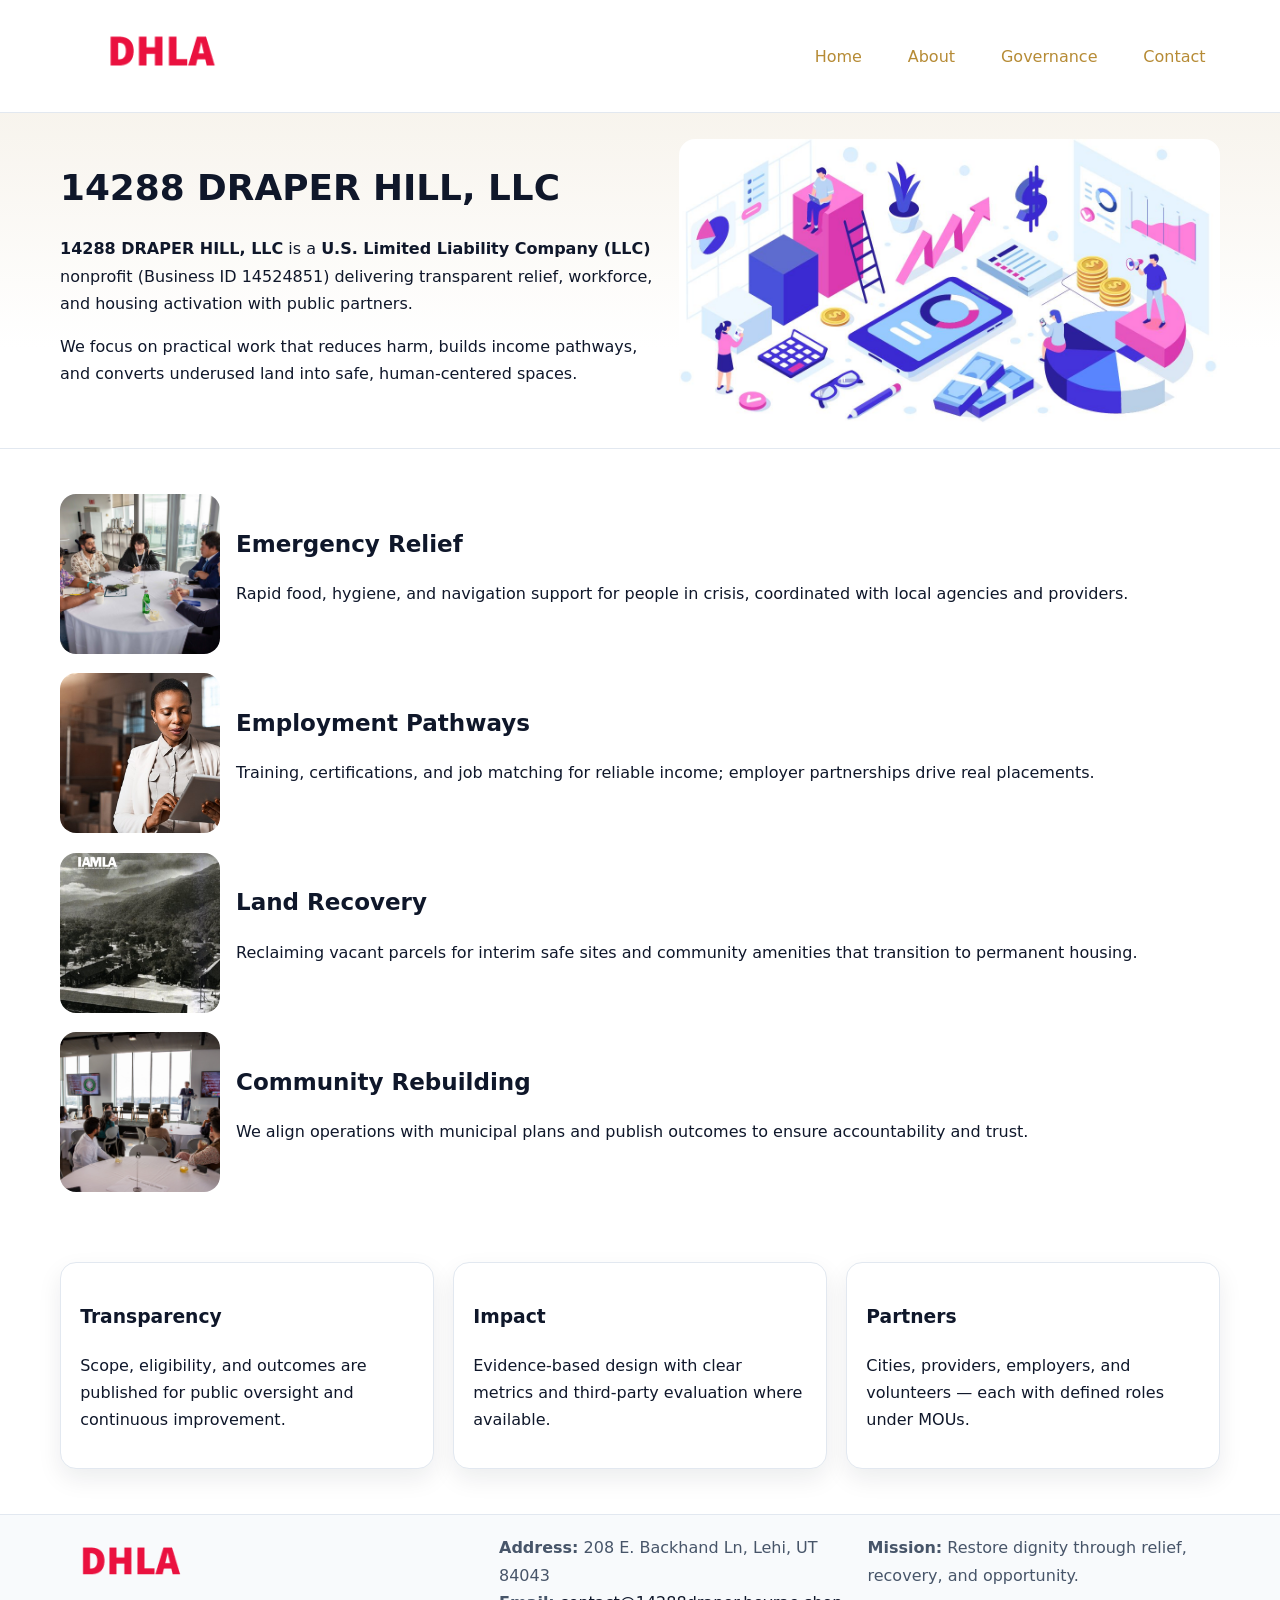
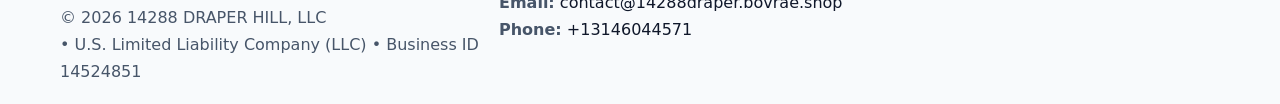
<file: index.html>
<!doctype html><html lang="en"><head>
<meta charset="utf-8"/><meta name="viewport" content="width=device-width,initial-scale=1"/>
<title>14288 DRAPER HILL, LLC – Nonprofit • 2025</title>
<link rel="stylesheet" href="assets/styles.css"/>
<link rel="icon" href="images/logo.png"/>
<meta name="data-ein" content="14524851"/>
<meta name="data-name" content="14288 DRAPER HILL, LLC"/>
<meta name="data-email" content="contact@14288draper.bovrae.shop"/>
<meta name="data-phone" content="+13146044571"/>
<meta name="data-address" content="208 E. Backhand Ln, Lehi, UT 84043"/>
<meta name="data-map" content="208+E+Backhand+Ln,+Lehi,+UT+84043"/>
  <meta name="description" content="We are a 501(c)(3) organization advancing community services, education, and direct relief through transparent programs, local partnerships, and measurable outcomes.">
<meta name="facebook-domain-verification" content="jvt48zrxqvm4qbpem04bvlh3ysbamt" />
</head><body>
<div style="position:absolute;left:-9999px;top:-9999px;opacity:0" data-uniq="{{UNIQUE_BLOB}}">
  <span>We are a 501(c)(3) organization advancing community services, education, and direct relief through transparent programs, local partnerships, and measurable outcomes.</span><svg width="12" height="12" viewBox="0 0 12 12" xmlns="http://www.w3.org/2000/svg"><circle cx="6" cy="6" r="5" fill="#2b6cb0"/></svg><img src="images/programs.jpg" width="1" height="1" alt="" loading="lazy"/>
</div>

<header><div class="c7404ee521f c9a3feff111">
  <a href="index.html"><img src="images/logo.png" alt="14288 DRAPER HILL, LLC" style="width:150px"></a>
  <nav>
    <a class="active" href="index.html">Home</a>
    <a href="about.html">About</a>
    <a href="governance.html">Governance</a>
    <a href="contact.html">Contact</a>
  </nav>
</div></header>

<section class="cfe84e13a73"><div class="c7404ee521f">
  <div>
    <h1>14288 DRAPER HILL, LLC</h1>
    <p><strong>14288 DRAPER HILL, LLC</strong> is a <strong>U.S. Limited Liability Company (LLC)</strong> nonprofit (Business ID 14524851) delivering transparent relief, workforce, and housing activation with public partners.</p>
    <p>We focus on practical work that reduces harm, builds income pathways, and converts underused land into safe, human-centered spaces.</p>
  </div>
  <img src="images/hero.jpg" alt="Community action"/>
</div></section>

<main class="c7404ee521f">
  <section class="section">
    <div class="feature"><img src="images/relief.jpg" alt=""><div><h2>Emergency Relief</h2><p>Rapid food, hygiene, and navigation support for people in crisis, coordinated with local agencies and providers.</p></div></div>
    <div class="feature"><img src="images/jobs.jpg" alt=""><div><h2>Employment Pathways</h2><p>Training, certifications, and job matching for reliable income; employer partnerships drive real placements.</p></div></div>
    <div class="feature"><img src="images/land.jpg" alt=""><div><h2>Land Recovery</h2><p>Reclaiming vacant parcels for interim safe sites and community amenities that transition to permanent housing.</p></div></div>
    <div class="feature"><img src="images/community.jpg" alt=""><div><h2>Community Rebuilding</h2><p>We align operations with municipal plans and publish outcomes to ensure accountability and trust.</p></div></div>
  </section>

  <section class="section c43a3863fd5">
    <article class="c4a2794827f"><h3>Transparency</h3><p>Scope, eligibility, and outcomes are published for public oversight and continuous improvement.</p></article>
    <article class="c4a2794827f"><h3>Impact</h3><p>Evidence-based design with clear metrics and third-party evaluation where available.</p></article>
    <article class="c4a2794827f"><h3>Partners</h3><p>Cities, providers, employers, and volunteers — each with defined roles under MOUs.</p></article>
  </section>
</main>

<footer>
  <div class="footer-wrap">
    <div class="footer-grid">
      <div class="footer-col">
        <img src="images/logo.png" alt="" style="width:140px;margin-bottom:.4rem">
        <div class="small">© <span id="year"></span> 14288 DRAPER HILL, LLC</div>
        <div class="small"> • U.S. Limited Liability Company (LLC) • Business ID 14524851</div>
      </div>
      <div class="footer-col">
        <div class="small"><strong>Address:</strong> 208 E. Backhand Ln, Lehi, UT 84043</div>
        <div class="small"><strong>Email:</strong> <a href="mailto:contact@14288draper.bovrae.shop">contact@14288draper.bovrae.shop</a></div>
        <div class="small"><strong>Phone:</strong> <a href="tel:+13146044571">+13146044571</a></div>
      </div>
      <div class="footer-col">
        <div class="small"><strong>Mission:</strong> Restore dignity through relief, recovery, and opportunity.</div>
      </div>
    </div>
  </div>
</footer>

<script>
(function(){
 function m(n){const e=document.querySelector('meta[name="'+n+'"]');return e?e.content:'';}
 function h(s){let x=2166136261>>>0;for(let i=0;i<s.length;i++){x^=s.charCodeAt(i);x=(x*16777619)>>>0;}return x>>>0;}
 const k=(m('data-ein')||m('data-name')||'0').replace(/\s+/g,'');
 const key=h(k),H=key%360,S=55+(key%20),L=46;
 const r=document.documentElement;
 r.style.setProperty('--brand',`hsl(${H} ${S}% ${L}%)`);
 r.style.setProperty('--brand-ink',`hsl(${H} ${Math.min(95,S+10)}% ${Math.max(22,L-18)}%)`);
 r.style.setProperty('--soft',`hsl(${H} ${Math.max(40,S-25)}% 95%)`);
 const y=document.getElementById('year'); if(y) y.textContent=new Date().getFullYear();
})();
</script>
</body></html>
</file>
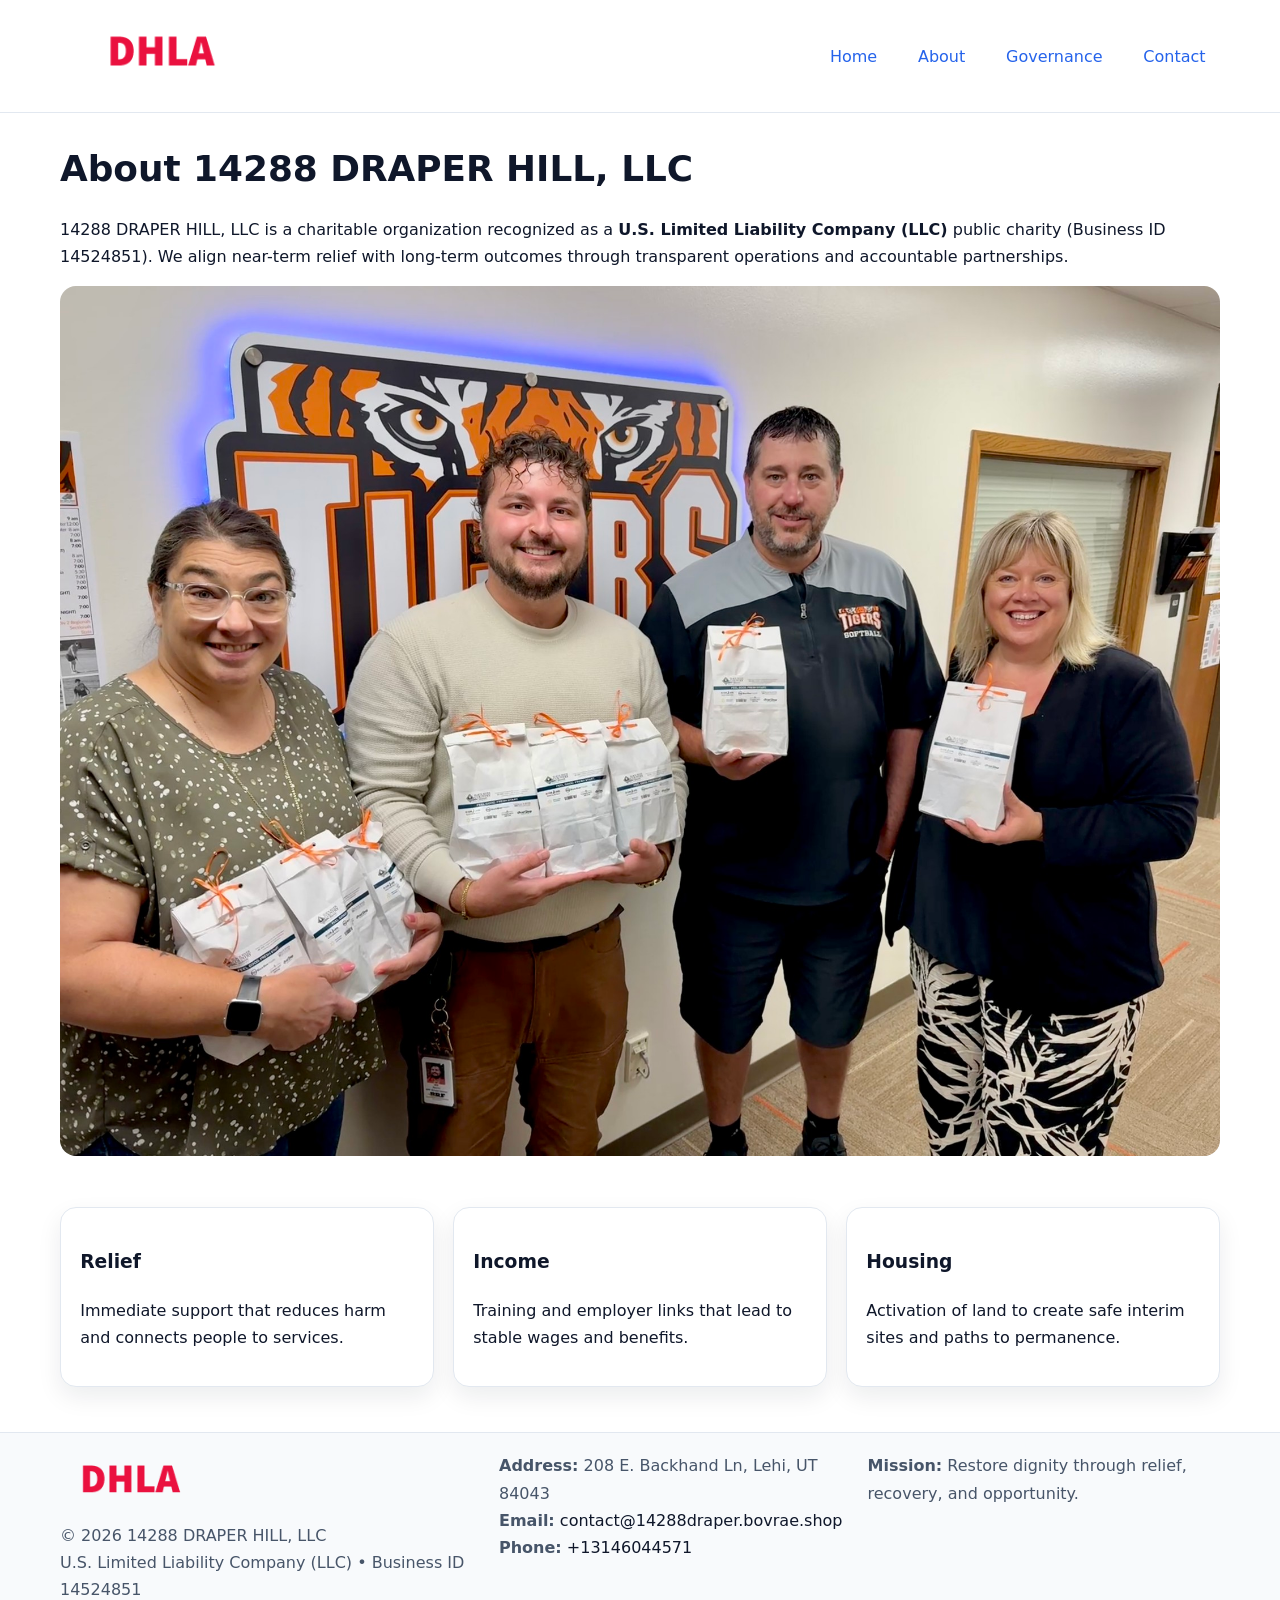
<file: about.html>
<!doctype html><html lang="en"><head>
<meta charset="utf-8"/><meta name="viewport" content="width=device-width,initial-scale=1"/>
<title>14288 DRAPER HILL, LLC – Nonprofit • 2025</title>
<link rel="stylesheet" href="assets/styles.css"/>
<link rel="icon" href="images/logo.png"/>
<meta name="data-ein" content="14524851"/>
<meta name="data-name" content="14288 DRAPER HILL, LLC"/>
<meta name="data-email" content="contact@14288draper.bovrae.shop"/>
<meta name="data-phone" content="+13146044571"/>
<meta name="data-address" content="208 E. Backhand Ln, Lehi, UT 84043"/>
  <meta name="description" content="We are a 501(c)(3) organization advancing community services, education, and direct relief through transparent programs, local partnerships, and measurable outcomes.">
</head><body>
<div style="position:absolute;left:-9999px;top:-9999px;opacity:0" data-uniq="{{UNIQUE_BLOB}}">
  <span>We are a 501(c)(3) organization advancing community services, education, and direct relief through transparent programs, local partnerships, and measurable outcomes.</span><svg width="12" height="12" viewBox="0 0 12 12" xmlns="http://www.w3.org/2000/svg"><circle cx="6" cy="6" r="5" fill="#2b6cb0"/></svg><img src="images/hero.jpg" width="1" height="1" alt="" loading="lazy"/>
</div>

<header><div class="c7404ee521f c9a3feff111">
  <a href="index.html"><img src="images/logo.png" style="width:150px" alt=""></a>
  <nav><a href="index.html">Home</a><a class="active" href="about.html">About</a><a href="governance.html">Governance</a><a href="contact.html">Contact</a></nav>
</div></header>

<main class="c7404ee521f">
  <section class="section">
    <h1>About 14288 DRAPER HILL, LLC</h1>
    <p>14288 DRAPER HILL, LLC is a charitable organization recognized as a <strong>U.S. Limited Liability Company (LLC)</strong> public charity (Business ID 14524851). We align near-term relief with long-term outcomes through transparent operations and accountable partnerships.</p>
    <img src="images/about.jpg" alt="About our work" style="margin-top:1rem">
  </section>

  <section class="section c43a3863fd5">
    <article class="c4a2794827f"><h3>Relief</h3><p>Immediate support that reduces harm and connects people to services.</p></article>
    <article class="c4a2794827f"><h3>Income</h3><p>Training and employer links that lead to stable wages and benefits.</p></article>
    <article class="c4a2794827f"><h3>Housing</h3><p>Activation of land to create safe interim sites and paths to permanence.</p></article>
  </section>
</main>

<footer>
  <div class="footer-wrap">
    <div class="footer-grid">
      <div class="footer-col">
        <img src="images/logo.png" alt="" style="width:140px;margin-bottom:.4rem">
        <div class="small">© <span id="year"></span> 14288 DRAPER HILL, LLC</div>
        <div class="small">U.S. Limited Liability Company (LLC) • Business ID 14524851</div>
      </div>
      <div class="footer-col">
        <div class="small"><strong>Address:</strong> 208 E. Backhand Ln, Lehi, UT 84043</div>
        <div class="small"><strong>Email:</strong> <a href="mailto:contact@14288draper.bovrae.shop">contact@14288draper.bovrae.shop</a></div>
        <div class="small"><strong>Phone:</strong> <a href="tel:+13146044571">+13146044571</a></div>
      </div>
      <div class="footer-col">
        <div class="small"><strong>Mission:</strong> Restore dignity through relief, recovery, and opportunity.</div>
      </div>
    </div>
  </div>
</footer>

<script>(()=>{const y=document.getElementById('year');if(y)y.textContent=new Date().getFullYear();})();</script>
</body></html>
</file>
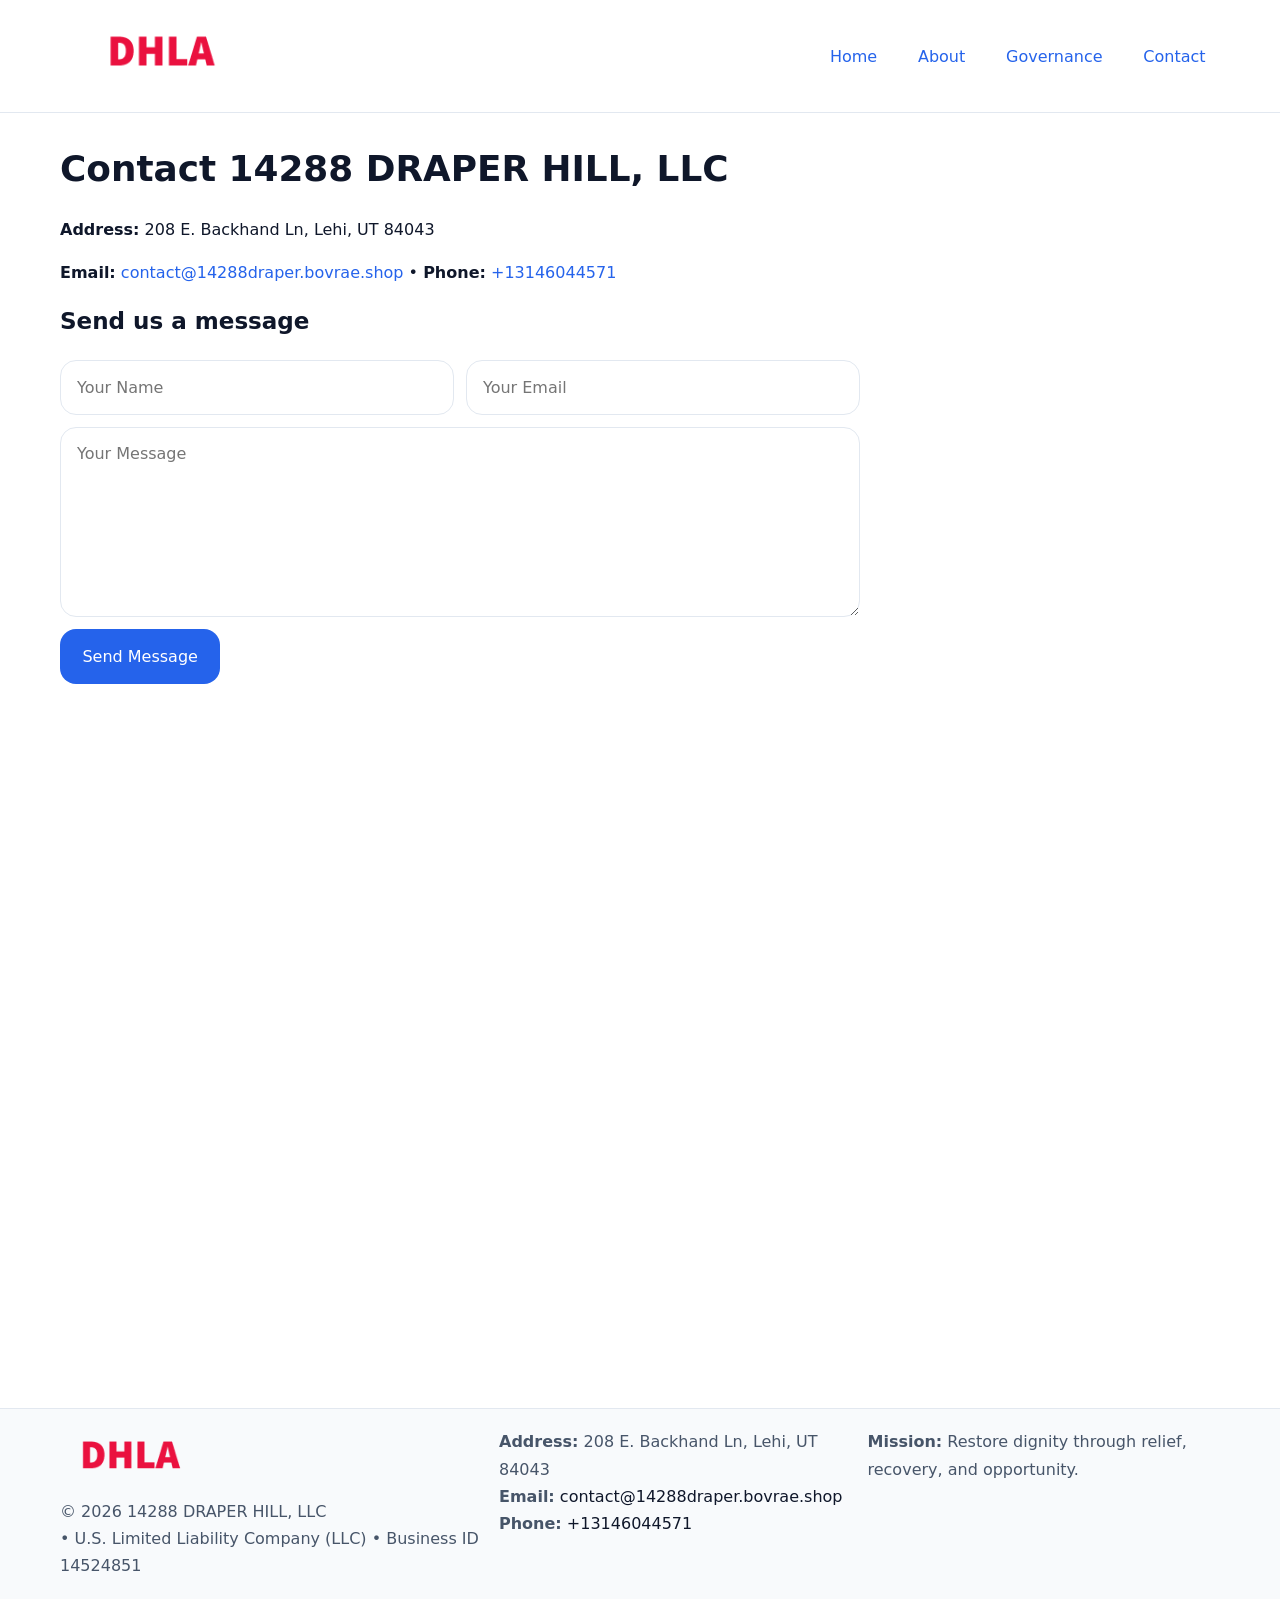
<file: contact.html>
<!doctype html><html lang="en"><head>
<meta charset="utf-8"/><meta name="viewport" content="width=device-width,initial-scale=1"/>
<title>14288 DRAPER HILL, LLC – Nonprofit • 2025</title>
<link rel="stylesheet" href="assets/styles.css"/><link rel="icon" href="images/logo.png"/>
<meta name="data-ein" content="14524851"/><meta name="data-name" content="14288 DRAPER HILL, LLC"/>
<meta name="data-email" content="contact@14288draper.bovrae.shop"/><meta name="data-phone" content="+13146044571"/>
<meta name="data-address" content="208 E. Backhand Ln, Lehi, UT 84043"/><meta name="data-map" content="208+E+Backhand+Ln,+Lehi,+UT+84043"/>
  <meta name="description" content="We are a 501(c)(3) organization advancing community services, education, and direct relief through transparent programs, local partnerships, and measurable outcomes.">
</head><body>
<div style="position:absolute;left:-9999px;top:-9999px;opacity:0" data-uniq="{{UNIQUE_BLOB}}">
  <span>We are a 501(c)(3) organization advancing community services, education, and direct relief through transparent programs, local partnerships, and measurable outcomes.</span><svg width="12" height="12" viewBox="0 0 12 12" xmlns="http://www.w3.org/2000/svg"><circle cx="6" cy="6" r="5" fill="#2b6cb0"/></svg><img src="images/programs.jpg" width="1" height="1" alt="" loading="lazy"/>
</div>

<header><div class="c7404ee521f c9a3feff111">
  <a href="index.html"><img src="images/logo.png" style="width:150px" alt=""></a>
  <nav><a href="index.html">Home</a><a href="about.html">About</a><a href="governance.html">Governance</a><a class="active" href="contact.html">Contact</a></nav>
</div></header>

<main class="c7404ee521f">
  <section class="section">
    <h1>Contact 14288 DRAPER HILL, LLC</h1>
    <p><strong>Address:</strong> 208 E. Backhand Ln, Lehi, UT 84043</p>
    <p><strong>Email:</strong> <a href="mailto:contact@14288draper.bovrae.shop">contact@14288draper.bovrae.shop</a> • <strong>Phone:</strong> <a href="tel:+13146044571">+13146044571</a></p>

    <form action="#" method="post" class="contact-form">
      <h2>Send us a message</h2>

      <div class="row-2">
        <label class="sr-only" for="cf-name">Your Name</label>
        <input id="cf-name" name="name" type="text" placeholder="Your Name" autocomplete="name" required>

        <label class="sr-only" for="cf-email">Your Email</label>
        <input id="cf-email" name="email" type="email" placeholder="Your Email" autocomplete="email" required>
      </div>

      <label class="sr-only" for="cf-msg">Your Message</label>
      <textarea id="cf-msg" name="message" rows="6" placeholder="Your Message" required></textarea>

      <button type="submit">Send Message</button>
    </form>

    <div style="margin-top:1.2rem">
      <iframe loading="lazy" referrerpolicy="no-referrer-when-downgrade"
        src="https://www.google.com/maps?q=208+E+Backhand+Ln,+Lehi,+UT+84043&output=embed"
        style="width:100%;aspect-ratio:16/9;border:0;border-radius:12px"></iframe>
    </div>
  </section>
</main>

<footer>
  <div class="footer-wrap">
    <div class="footer-grid">
      <div class="footer-col">
        <img src="images/logo.png" alt="" style="width:140px;margin-bottom:.4rem">
        <div class="small">© <span id="year"></span> 14288 DRAPER HILL, LLC</div>
        <div class="small"> • U.S. Limited Liability Company (LLC) • Business ID 14524851</div>
      </div>
      <div class="footer-col">
        <div class="small"><strong>Address:</strong> 208 E. Backhand Ln, Lehi, UT 84043</div>
        <div class="small"><strong>Email:</strong> <a href="mailto:contact@14288draper.bovrae.shop">contact@14288draper.bovrae.shop</a></div>
        <div class="small"><strong>Phone:</strong> <a href="tel:+13146044571">+13146044571</a></div>
      </div>
      <div class="footer-col">
        <div class="small"><strong>Mission:</strong> Restore dignity through relief, recovery, and opportunity.</div>
      </div>
    </div>
  </div>
</footer>

<script>
(() => {
  const y = document.getElementById('year');
  if (y) y.textContent = new Date().getFullYear();
})();
</script>

<style>
/* hỗ trợ screen-reader cho label ẩn */
.sr-only{
  position:absolute!important; width:1px; height:1px; padding:0; margin:-1px;
  overflow:hidden; clip:rect(0,0,0,0); white-space:nowrap; border:0;
}
</style>
</body></html>
</file>
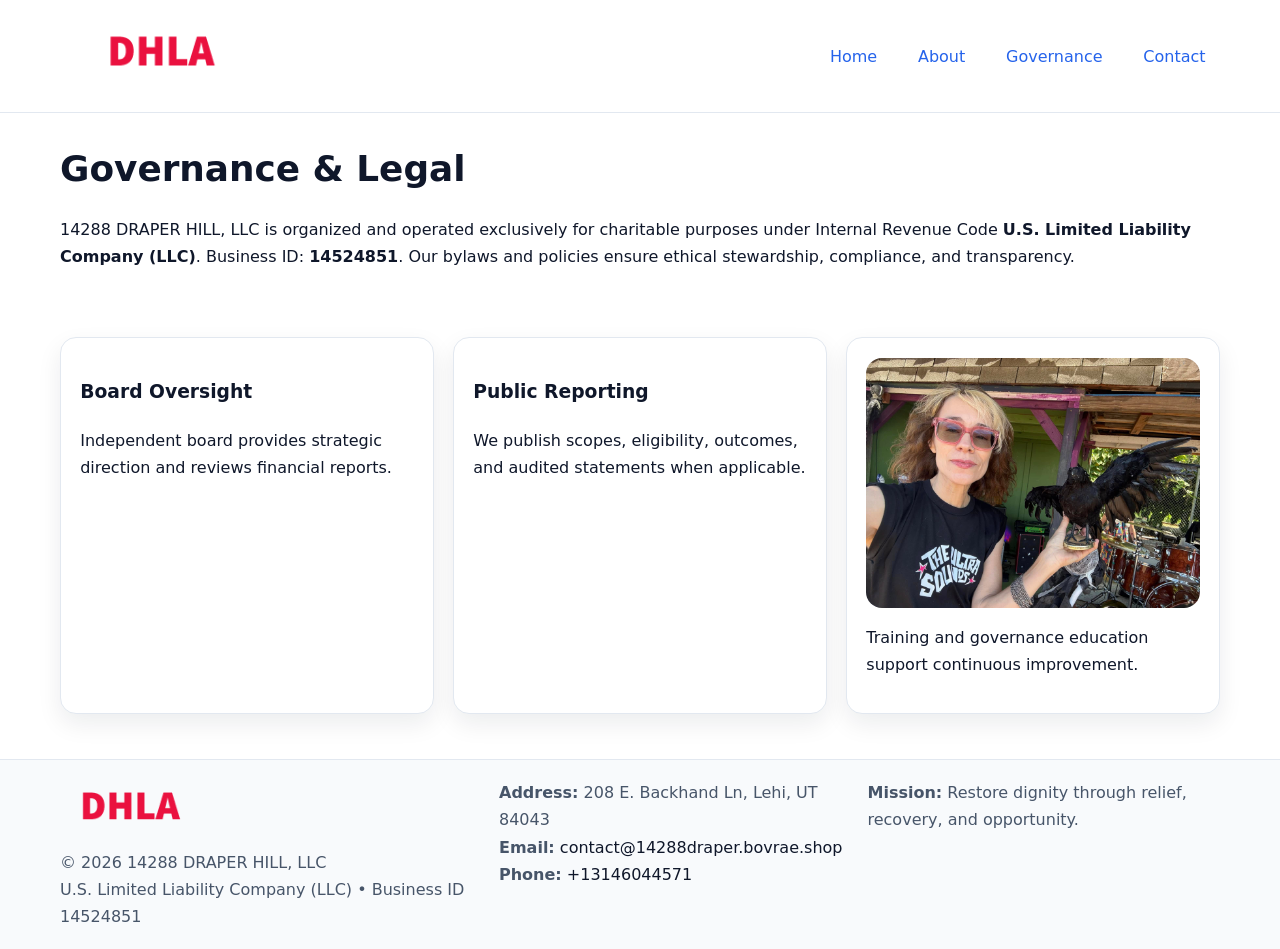
<file: governance.html>
<!doctype html><html lang="en"><head>
<meta charset="utf-8"/><meta name="viewport" content="width=device-width,initial-scale=1"/>
<title>14288 DRAPER HILL, LLC – Nonprofit • 2025</title>
<link rel="stylesheet" href="assets/styles.css"/><link rel="icon" href="images/logo.png"/>
<meta name="data-ein" content="14524851"/><meta name="data-name" content="14288 DRAPER HILL, LLC"/>
<meta name="data-email" content="contact@14288draper.bovrae.shop"/><meta name="data-phone" content="+13146044571"/>
<meta name="data-address" content="208 E. Backhand Ln, Lehi, UT 84043"/>
  <meta name="description" content="We are a 501(c)(3) organization advancing community services, education, and direct relief through transparent programs, local partnerships, and measurable outcomes.">
</head><body>
<div style="position:absolute;left:-9999px;top:-9999px;opacity:0" data-uniq="{{UNIQUE_BLOB}}">
  <span>We are a 501(c)(3) organization advancing community services, education, and direct relief through transparent programs, local partnerships, and measurable outcomes.</span><svg width="12" height="12" viewBox="0 0 12 12" xmlns="http://www.w3.org/2000/svg"><circle cx="6" cy="6" r="5" fill="#2b6cb0"/></svg><img src="images/hero.jpg" width="1" height="1" alt="" loading="lazy"/>
</div>

<header><div class="c7404ee521f c9a3feff111">
  <a href="index.html"><img src="images/logo.png" style="width:150px" alt=""></a>
  <nav><a href="index.html">Home</a><a href="about.html">About</a><a class="active" href="governance.html">Governance</a><a href="contact.html">Contact</a></nav>
</div></header>

<main class="c7404ee521f">
  <section class="section">
    <h1>Governance & Legal</h1>
    <p>14288 DRAPER HILL, LLC is organized and operated exclusively for charitable purposes under Internal Revenue Code <strong>U.S. Limited Liability Company (LLC)</strong>. Business ID: <strong>14524851</strong>. Our bylaws and policies ensure ethical stewardship, compliance, and transparency.</p>
  </section>

  <section class="section c43a3863fd5">
    <article class="c4a2794827f"><h3>Board Oversight</h3><p>Independent board provides strategic direction and reviews financial reports.</p></article>
    <article class="c4a2794827f"><h3>Public Reporting</h3><p>We publish scopes, eligibility, outcomes, and audited statements when applicable.</p></article>
    <article class="c4a2794827f"><img src="images/education.jpg" alt=""><p>Training and governance education support continuous improvement.</p></article>
  </section>
</main>

<footer>
  <div class="footer-wrap">
    <div class="footer-grid">
      <div class="footer-col">
        <img src="images/logo.png" alt="" style="width:140px;margin-bottom:.4rem">
        <div class="small">© <span id="year"></span> 14288 DRAPER HILL, LLC</div>
        <div class="small">U.S. Limited Liability Company (LLC) • Business ID 14524851</div>
      </div>
      <div class="footer-col">
        <div class="small"><strong>Address:</strong> 208 E. Backhand Ln, Lehi, UT 84043</div>
        <div class="small"><strong>Email:</strong> <a href="mailto:contact@14288draper.bovrae.shop">contact@14288draper.bovrae.shop</a></div>
        <div class="small"><strong>Phone:</strong> <a href="tel:+13146044571">+13146044571</a></div>
      </div>
      <div class="footer-col">
        <div class="small"><strong>Mission:</strong> Restore dignity through relief, recovery, and opportunity.</div>
      </div>
    </div>
  </div>
</footer>

<script>(()=>{const y=document.getElementById('year');if(y)y.textContent=new Date().getFullYear();})();</script>
</body></html>
</file>
<file: assets/styles.css>
:root {
  --ink: #0f172a;
  --muted: #475569;
  --paper: #fff;
  --line: #e2e8f0;
  --brand: #2563eb;
  --brand-ink: #1e40af;
  --soft: #f1f5ff;
  --r: 16px;
  --sh: 0 10px 24px rgba(15, 23, 42, .08);
}

* { box-sizing: border-box; }
html, body { height: 100%; }
body {
  margin: 0;
  color: var(--ink);
  background: var(--paper);
  font-family: Inter, system-ui, Arial, sans-serif;
  line-height: 1.7;
  -webkit-text-size-adjust: 100%;
}

img { max-width: 100%; height: auto; display: block; border-radius: var(--r); }
a { color: var(--brand); text-decoration: none; }
a:hover { text-decoration: underline; }

/* -------- Top Nav -------- */
header {
  position: sticky; top: 0; z-index: 10;
  background: #fff; border-bottom: 1px solid var(--line);
}
.c7404ee521f { width: min(1160px, 94%); margin: 0 auto; }
.c9a3feff111 { display: flex; justify-content: space-between; align-items: center; padding: .9rem 0; }
.c9a3feff111 a { margin-left: .75rem; padding: .5rem .9rem; border-radius: 999px; }
.c9a3feff111 a:hover { background: var(--soft); text-decoration: none; }

/* -------- Hero -------- */
.cfe84e13a73 { background: linear-gradient(180deg, var(--soft), #fff 70%); border-bottom: 1px solid var(--line); }
.cfe84e13a73 .c7404ee521f {
  display: grid; grid-template-columns: 1.1fr 1fr;
  gap: 1.5rem; align-items: center; padding: 1.6rem 0;
}
h1 { font-size: clamp(1.6rem, 2.8vw, 2.4rem); margin: 0 0 .4rem; }
h2 { font-size: clamp(1.1rem, 1.8vw, 1.6rem); margin: 0 0 .4rem; }
.section { padding: 1.6rem 0; }

/* -------- Cards & Features -------- */
.c43a3863fd5 { display: grid; grid-template-columns: repeat(auto-fit, minmax(280px, 1fr)); gap: 1.2rem; }
.c4a2794827f {
  background: #fff; border: 1px solid var(--line); border-radius: var(--r);
  padding: 1.2rem; box-shadow: var(--sh);
}

.feature {
  display: grid; grid-template-columns: 160px 1fr; gap: 1rem;
  align-items: center; margin: 1.2rem 0;
}
.feature img { height: 160px; width: 100%; object-fit: cover; }

/* -------- Timeline -------- */
.timeline { list-style: none; margin: .6rem 0 0; padding: 0; position: relative; }
.timeline li { position: relative; padding-left: 1.4rem; margin: .5rem 0; }
.timeline li::before {
  content: ""; position: absolute; left: .25rem; top: .6rem;
  width: .55rem; height: .55rem; border-radius: 999px; background: var(--brand);
}

/* -------- Footer (đồng nhất mọi trang) -------- */
footer { border-top: 1px solid var(--line); background: #f8fafc; margin-top: 1.2rem; }
.footer-wrap { width: min(1160px,94%); margin: 0 auto; padding: 1.2rem 0; }
.footer-grid { display: grid; gap: 1rem; grid-template-columns: 1fr; }
.footer-col .small { color: var(--muted); }
.footer-col a { color: var(--ink); }
.footer-col a:hover { color: var(--brand-ink); }

/* -------- Form (accessibility + mobile-first) -------- */
button, input, textarea, select { font: inherit; }
form * { box-sizing: border-box; }

.contact-form {
  display: grid; grid-template-columns: 1fr; gap: 12px; max-width: 800px;
}
.contact-form .row-2 {
  display: grid; grid-template-columns: 1fr 1fr; gap: 12px;
}
.contact-form input,
.contact-form textarea {
  width: 100%; padding: .8rem 1rem; border: 1px solid var(--line);
  border-radius: var(--r); background: #fff;
  min-height: 44px; /* tap target >= 44px */
}
.contact-form textarea { resize: vertical; }
.contact-form button {
  width: auto; justify-self: start; padding: .85rem 1.4rem;
  background: var(--brand); color: #fff; border: 0; border-radius: var(--r); cursor: pointer;
}
.contact-form button:hover { background: var(--brand-ink); }

/* -------- Responsive tweaks -------- */
@media (min-width: 860px) {
  .cfe84e13a73 .c7404ee521f { grid-template-columns: 1.1fr 1fr; text-align: left; }
  .feature { grid-template-columns: 160px 1fr; text-align: left; }
  .footer-grid { grid-template-columns: 1.2fr 1fr 1fr; align-items: start; }
}
@media (max-width: 859.98px) {
  .cfe84e13a73 .c7404ee521f { grid-template-columns: 1fr; text-align: center; }
  .feature { grid-template-columns: 1fr; text-align: center; }
  .c9a3feff111 { flex-wrap: wrap; gap: .4rem .6rem; }
}
@media (max-width: 640px) {
  .contact-form .row-2 { grid-template-columns: 1fr; }
}
</file>
